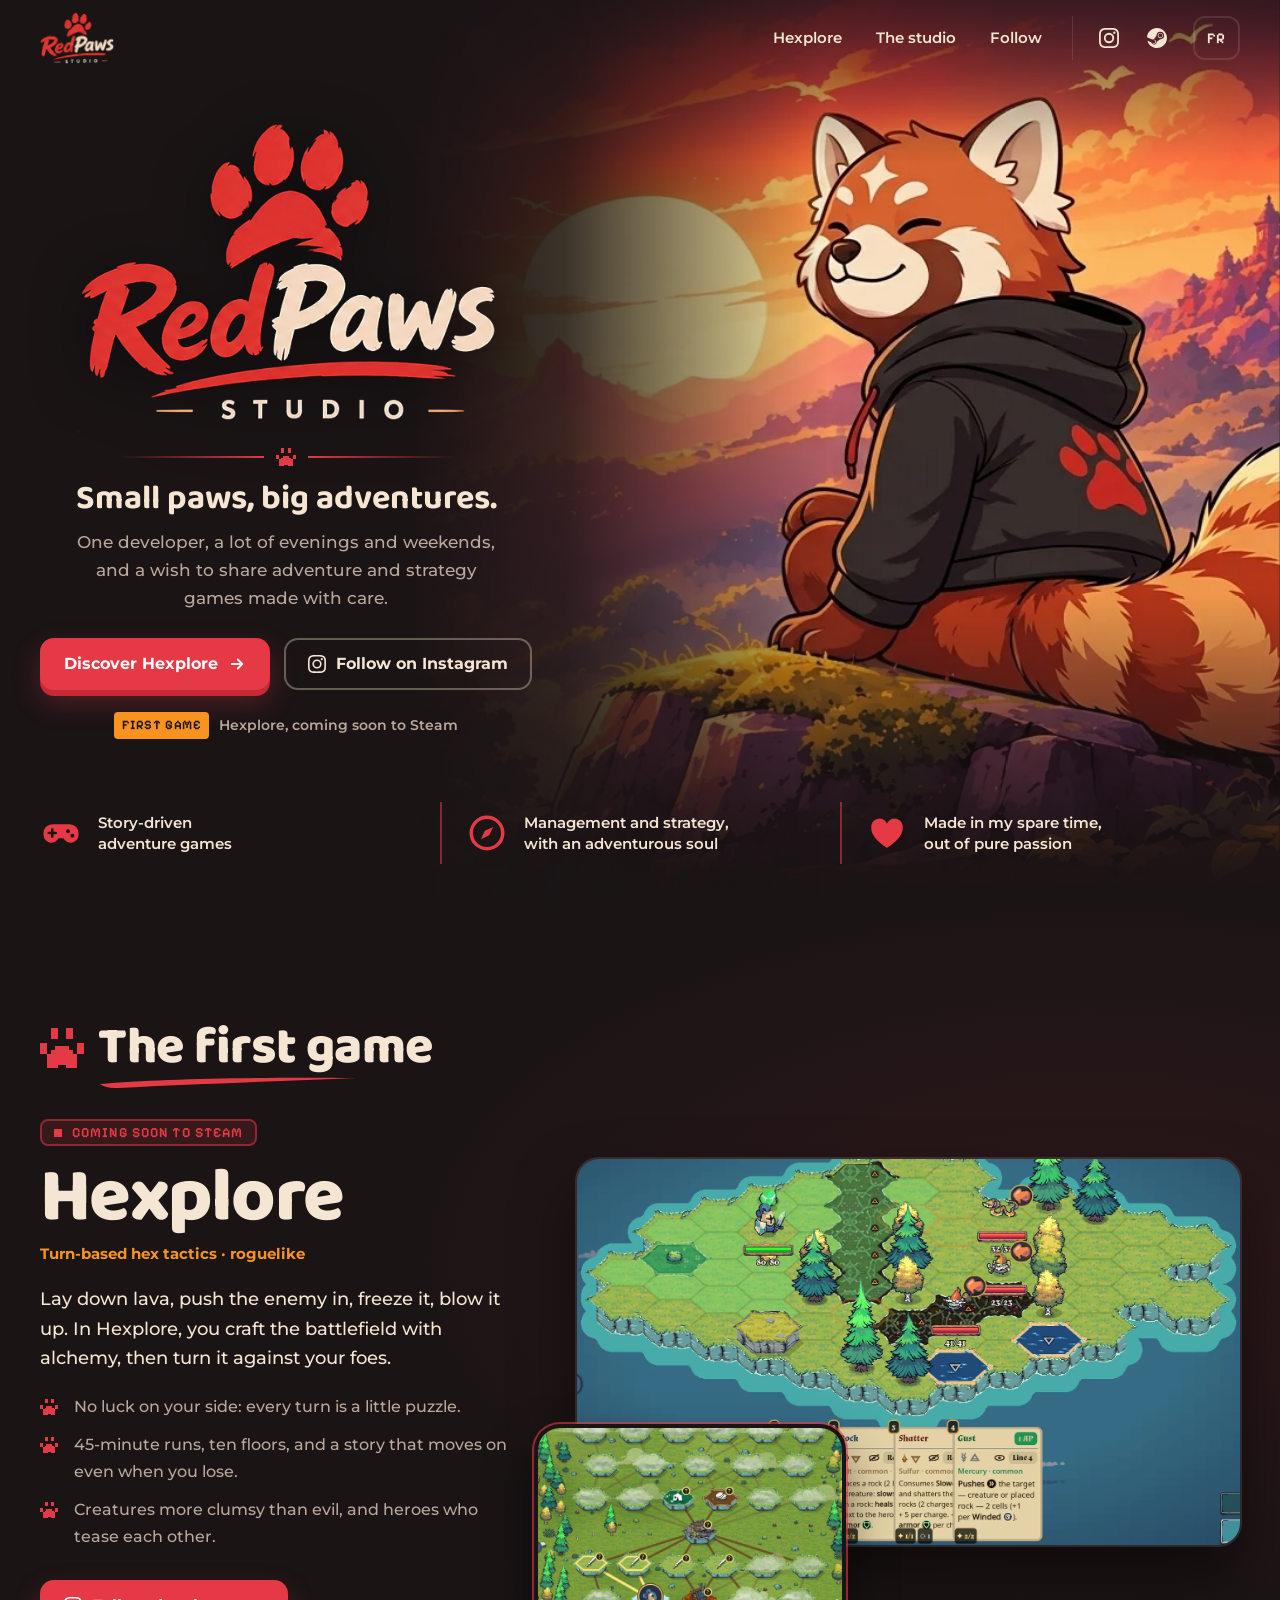
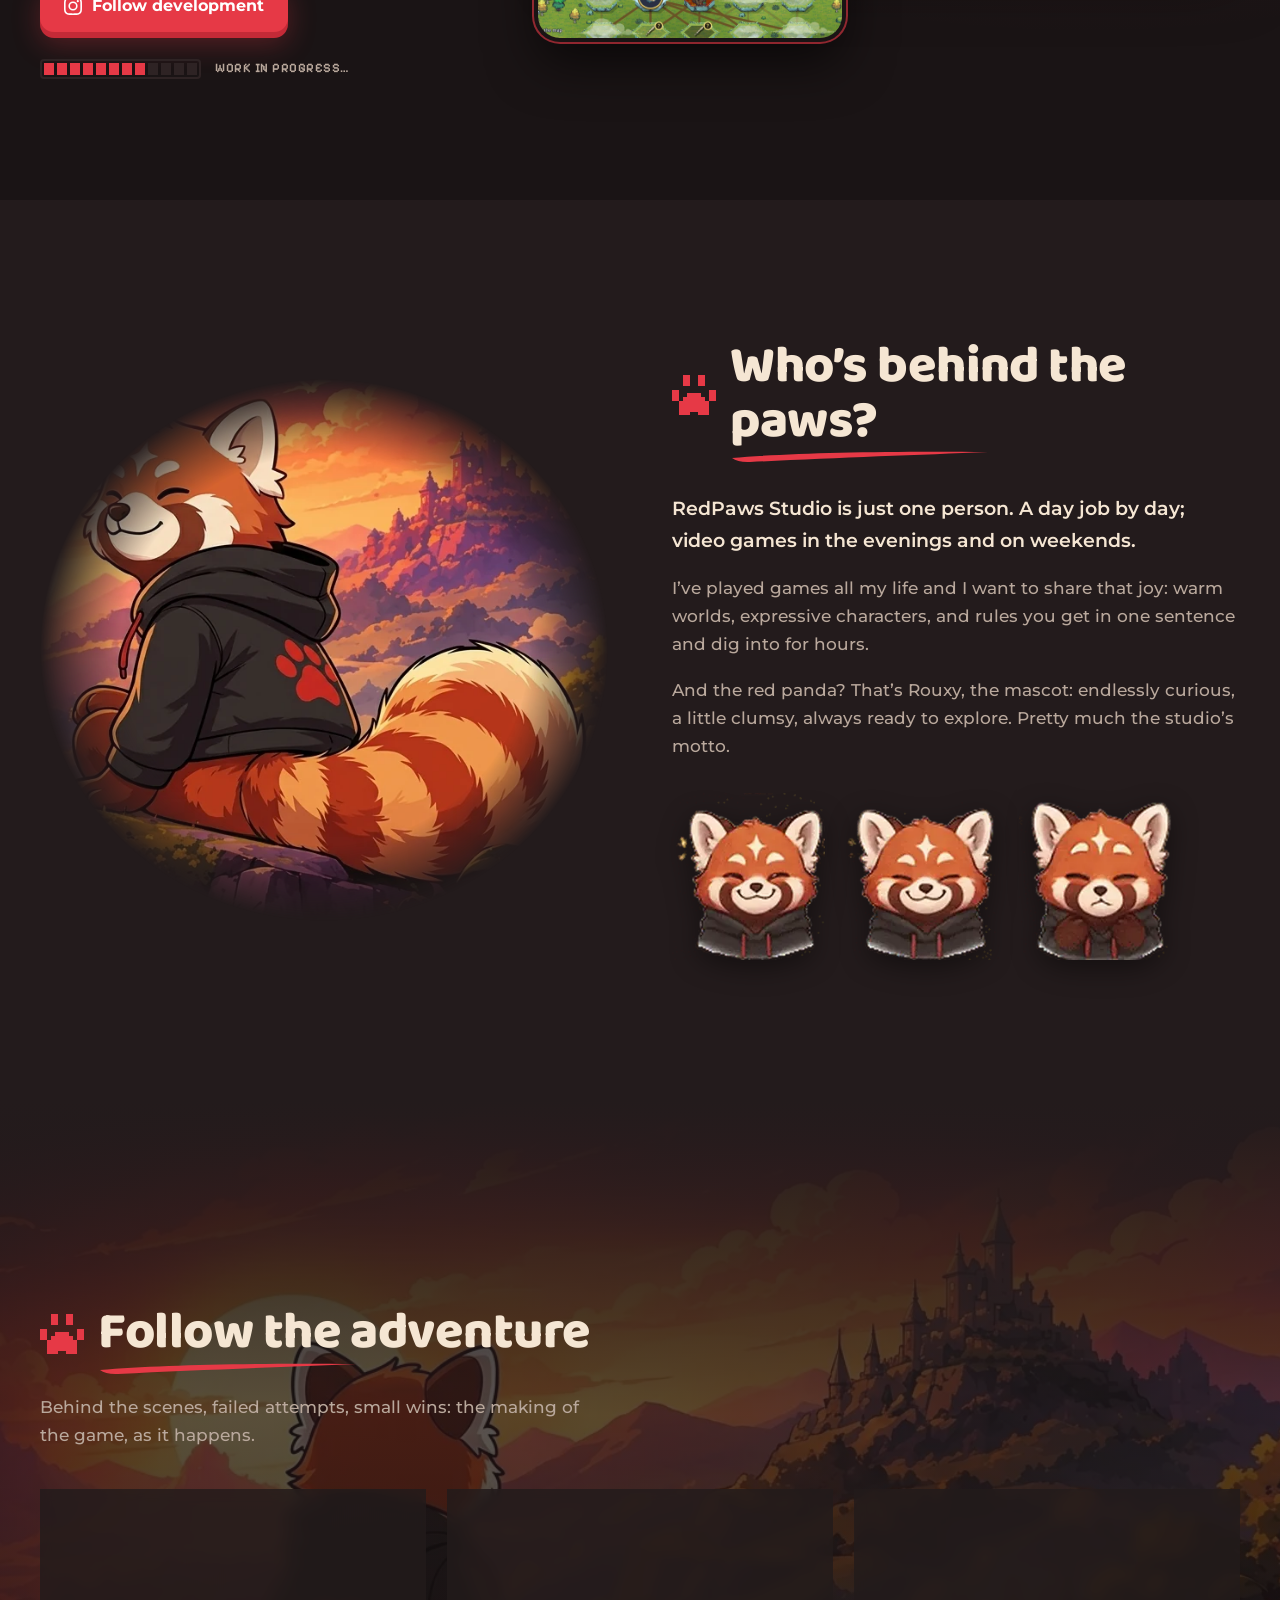
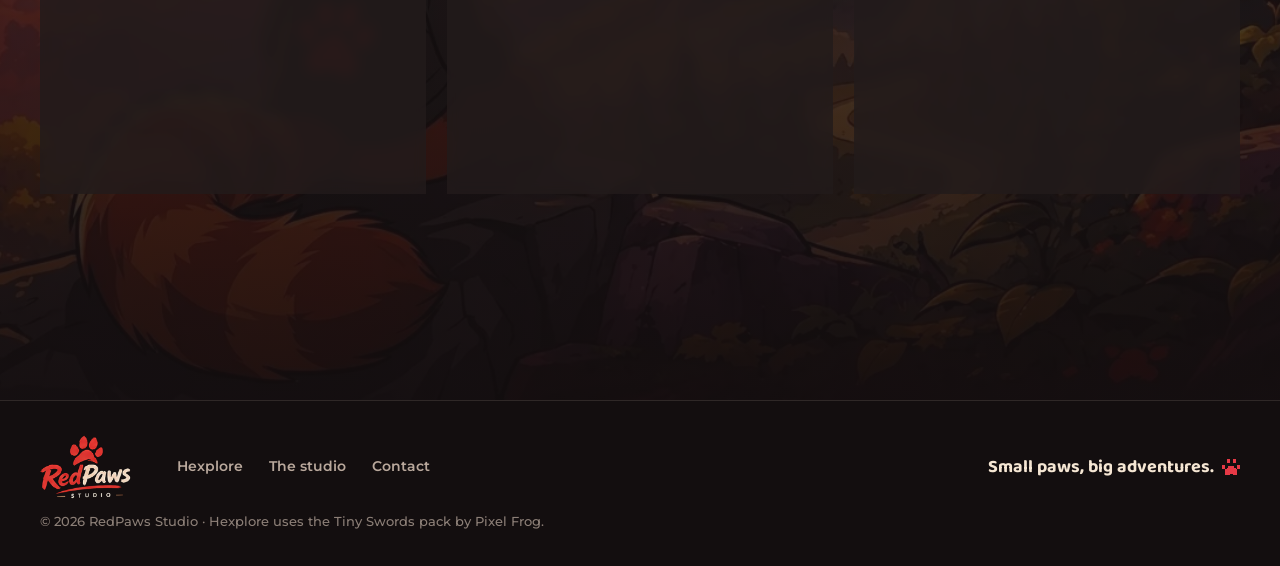
<file: index.html>
<!doctype html>
<html lang="en" data-type="software">
<head>
  <meta charset="utf-8">
  <meta name="viewport" content="width=device-width, initial-scale=1">
  <title>RedPaws Studio · Small paws, big adventures</title>
  <meta name="description" content="RedPaws Studio is a one-person indie studio making adventure, story and strategy games with care. First game: Hexplore, coming soon to Steam.">
  <meta name="page-type" content="software">
  <meta name="site-kind" content="gaming">
  <meta name="theme-color" content="#1a1415">
  <meta name="color-scheme" content="dark">

  <!-- Partage (Discord, Instagram, X…) -->
  <meta property="og:type" content="website">
  <meta property="og:site_name" content="RedPaws Studio">
  <meta property="og:title" content="RedPaws Studio · Small paws, big adventures">
  <meta property="og:description" content="Adventure, story and strategy games made with care. First game: Hexplore, coming soon to Steam.">
  <meta property="og:image" content="https://redpawsstudio.github.io/assets/img/partage.jpg">
  <meta property="og:url" content="https://redpawsstudio.github.io/">
  <meta property="og:locale" content="en_US">
  <meta property="og:locale:alternate" content="fr_FR">
  <meta name="twitter:card" content="summary_large_image">

  <link rel="canonical" href="https://redpawsstudio.github.io/">
  <link rel="alternate" hreflang="en" href="https://redpawsstudio.github.io/">
  <link rel="alternate" hreflang="fr" href="https://redpawsstudio.github.io/fr/">
  <link rel="alternate" hreflang="x-default" href="https://redpawsstudio.github.io/">
  <link rel="icon" type="image/png" href="assets/img/favicon.png">
  <link rel="apple-touch-icon" href="assets/img/apple-touch-icon.png">
  <link rel="preconnect" href="https://fonts.googleapis.com">
  <link rel="preconnect" href="https://fonts.gstatic.com" crossorigin>
  <link href="https://fonts.googleapis.com/css2?family=Baloo+2:wght@600;700;800&family=Montserrat:wght@400;500;600;700&family=Pixelify+Sans:wght@500;600&display=swap" rel="stylesheet">
  <link rel="preload" as="image" href="assets/img/hero-v2.webp">
  <link rel="stylesheet" href="styles.css">
</head>
<body>
  <a class="skip" href="#content">Skip to content</a>

  <!-- Icônes : pattes pixel, réseaux (Simple Icons, CC0) -->
  <svg width="0" height="0" style="position:absolute" aria-hidden="true">
    <symbol id="i-paw" viewBox="0 0 12 11" shape-rendering="crispEdges">
      <rect x="0" y="4" width="2" height="3"/><rect x="3" y="0" width="2" height="3"/><rect x="7" y="0" width="2" height="3"/><rect x="10" y="4" width="2" height="3"/>
      <rect x="4" y="5" width="4" height="1"/><rect x="3" y="6" width="6" height="1"/><rect x="2" y="7" width="8" height="3"/><rect x="2" y="10" width="3" height="1"/><rect x="7" y="10" width="3" height="1"/>
    </symbol>
    <symbol id="i-instagram" viewBox="0 0 24 24"><path d="M12 2.16c3.2 0 3.58.01 4.85.07 1.17.05 1.8.25 2.23.41.56.22.96.48 1.38.9.42.42.68.82.9 1.38.16.42.36 1.06.41 2.23.06 1.27.07 1.65.07 4.85s-.01 3.58-.07 4.85c-.05 1.17-.25 1.8-.41 2.23-.22.56-.48.96-.9 1.38-.42.42-.82.68-1.38.9-.42.16-1.06.36-2.23.41-1.27.06-1.65.07-4.85.07s-3.58-.01-4.85-.07c-1.17-.05-1.8-.25-2.23-.41a3.7 3.7 0 0 1-1.38-.9 3.7 3.7 0 0 1-.9-1.38c-.16-.42-.36-1.06-.41-2.23C2.17 15.58 2.16 15.2 2.16 12s.01-3.58.07-4.85c.05-1.17.25-1.8.41-2.23.22-.56.48-.96.9-1.38.42-.42.82-.68 1.38-.9.42-.16 1.06-.36 2.23-.41C8.42 2.17 8.8 2.16 12 2.16M12 0C8.74 0 8.33.01 7.05.07 5.78.13 4.9.33 4.14.63a5.9 5.9 0 0 0-2.13 1.38A5.9 5.9 0 0 0 .63 4.14C.33 4.9.13 5.78.07 7.05.01 8.33 0 8.74 0 12s.01 3.67.07 4.95c.06 1.27.26 2.15.56 2.91.31.79.72 1.46 1.38 2.13a5.9 5.9 0 0 0 2.13 1.38c.76.3 1.64.5 2.91.56C8.33 23.99 8.74 24 12 24s3.67-.01 4.95-.07c1.27-.06 2.15-.26 2.91-.56a5.9 5.9 0 0 0 2.13-1.38 5.9 5.9 0 0 0 1.38-2.13c.3-.76.5-1.64.56-2.91.06-1.28.07-1.69.07-4.95s-.01-3.67-.07-4.95c-.06-1.27-.26-2.15-.56-2.91a5.9 5.9 0 0 0-1.38-2.13A5.9 5.9 0 0 0 19.86.63C19.1.33 18.22.13 16.95.07 15.67.01 15.26 0 12 0zm0 5.84a6.16 6.16 0 1 0 0 12.32 6.16 6.16 0 0 0 0-12.32zM12 16a4 4 0 1 1 0-8 4 4 0 0 1 0 8zm6.4-11.85a1.44 1.44 0 1 0 0 2.88 1.44 1.44 0 0 0 0-2.88z"/></symbol>
    <symbol id="i-steam" viewBox="0 0 24 24"><path d="M11.98 0C5.67 0 .5 4.86 0 11.04l6.44 2.66a3.4 3.4 0 0 1 1.92-.59h.19l2.87-4.15v-.06a4.54 4.54 0 0 1 4.53-4.53 4.54 4.54 0 0 1 4.53 4.53 4.54 4.54 0 0 1-4.53 4.53h-.1l-4.08 2.92v.16a3.4 3.4 0 0 1-3.4 3.4 3.42 3.42 0 0 1-3.34-2.74L.44 15.23C1.87 20.3 6.5 24 11.98 24c6.63 0 12-5.37 12-12s-5.37-12-12-12zM7.54 18.21l-1.47-.61a2.55 2.55 0 0 0 4.89-1.03 2.55 2.55 0 0 0-3.5-2.37l1.52.63a1.88 1.88 0 0 1-1.44 3.47zm11.41-9.3a3.02 3.02 0 0 0-3.02-3.02 3.02 3.02 0 1 0 3.02 3.02zm-5.28-.01a2.27 2.27 0 1 1 4.54 0 2.27 2.27 0 0 1-4.54 0z"/></symbol>
    <symbol id="i-mail" viewBox="0 0 24 24" fill="none" stroke="currentColor" stroke-width="2" stroke-linecap="round" stroke-linejoin="round"><rect x="2.5" y="4.5" width="19" height="15" rx="2.5"/><path d="m3.5 6.5 8.5 6.5 8.5-6.5"/></symbol>
    <symbol id="i-arrow" viewBox="0 0 24 24" fill="none" stroke="currentColor" stroke-width="2.4" stroke-linecap="round" stroke-linejoin="round"><path d="M5 12h13M13 6l6 6-6 6"/></symbol>
  </svg>

  <header class="top" data-top>
    <div class="wrap top__in">
      <a class="top__brand" href="#home" aria-label="RedPaws Studio, back to top">
        <img src="assets/img/logo-nav.webp" alt="" width="599" height="423">
      </a>
      <button class="top__toggle" type="button" aria-expanded="false" aria-controls="menu" data-toggle>
        <span class="sr">Menu</span><i></i><i></i><i></i>
      </button>
      <nav class="top__nav" id="menu" aria-label="Main navigation">
        <a href="#hexplore">Hexplore</a>
        <a href="#studio">The studio</a>
        <a href="#follow">Follow</a>
        <span class="top__social">
          <a class="icon-link" data-link="instagram" href="#follow" aria-label="RedPaws Studio on Instagram"><svg><use href="#i-instagram"/></svg></a>
          <a class="icon-link" data-link="steam" href="#hexplore" aria-label="Hexplore on Steam"><svg><use href="#i-steam"/></svg></a>
        </span>
        <a class="top__lang" href="fr/" hreflang="fr" lang="fr" aria-label="Version française">FR</a>
      </nav>
    </div>
  </header>

  <main id="content">
    <!-- 1. Accueil -->
    <section class="hero" id="home" data-enter>
      <div class="hero__art" aria-hidden="true">
        <img src="assets/img/hero-v2.webp" alt="" width="1376" height="768" fetchpriority="high">
      </div>
      <div class="wrap hero__in">
        <div class="hero__copy">
          <h1 class="hero__logo"><img src="assets/img/logo.webp" alt="RedPaws Studio" width="1034" height="763"></h1>
          <div class="divider" aria-hidden="true"><span></span><svg><use href="#i-paw"/></svg><span></span></div>
          <p class="hero__tagline">Small paws, big adventures.</p>
          <p class="hero__lead">One developer, a lot of evenings and weekends, and a wish to share adventure and strategy games made with care.</p>
          <div class="hero__actions">
            <a class="btn btn--red" href="#hexplore">Discover Hexplore <svg><use href="#i-arrow"/></svg></a>
            <a class="btn btn--ghost" data-link="instagram" href="#follow"><svg><use href="#i-instagram"/></svg> Follow on Instagram</a>
          </div>
          <p class="hero__fact"><span class="px">First game</span> Hexplore, coming soon to Steam</p>
        </div>
      </div>
      <ul class="wrap pillars" aria-label="What the studio makes">
        <li>
          <svg viewBox="0 0 48 48" aria-hidden="true"><path d="M14 14h20a10 10 0 0 1 10 10v2a9 9 0 0 1-16 5.6l-1.2-1.6h-5.6L20 31.6A9 9 0 0 1 4 26v-2a10 10 0 0 1 10-10z" fill="currentColor"/><path d="M14 20v8M10 24h8" stroke="#1a1415" stroke-width="3" stroke-linecap="round"/><circle cx="32" cy="22" r="2.2" fill="#1a1415"/><circle cx="37" cy="27" r="2.2" fill="#1a1415"/></svg>
          <span>Story-driven <br>adventure games</span>
        </li>
        <li>
          <svg viewBox="0 0 48 48" aria-hidden="true"><circle cx="24" cy="24" r="18" fill="none" stroke="currentColor" stroke-width="4"/><path d="m31 17-4.5 9.5L17 31l4.5-9.5z" fill="currentColor"/></svg>
          <span>Management and strategy, <br>with an adventurous soul</span>
        </li>
        <li>
          <svg viewBox="0 0 48 48" aria-hidden="true"><path d="M24 41S6 30.5 6 18.5A9.5 9.5 0 0 1 24 13a9.5 9.5 0 0 1 18 5.5C42 30.5 24 41 24 41z" fill="currentColor"/></svg>
          <span>Made in my spare time, <br>out of pure passion</span>
        </li>
      </ul>
    </section>

    <!-- 2. Hexplore -->
    <section class="game" id="hexplore">
      <div class="wrap">
        <h2 class="title"><svg aria-hidden="true"><use href="#i-paw"/></svg> The first game</h2>
        <div class="game__grid">
          <div class="game__copy">
            <p class="badge"><span class="badge__dot"></span>Coming soon to Steam</p>
            <h3 class="game__name">Hexplore</h3>
            <p class="game__genre">Turn-based hex tactics · roguelike</p>
            <p class="game__pitch">Lay down lava, push the enemy in, freeze it, blow it up. In Hexplore, you craft the battlefield with alchemy, then turn it against your foes.</p>
            <ul class="paws">
              <li><svg aria-hidden="true"><use href="#i-paw"/></svg>No luck on your side: every turn is a little puzzle.</li>
              <li><svg aria-hidden="true"><use href="#i-paw"/></svg>45-minute runs, ten floors, and a story that moves on even when you lose.</li>
              <li><svg aria-hidden="true"><use href="#i-paw"/></svg>Creatures more clumsy than evil, and heroes who tease each other.</li>
            </ul>
            <div class="game__actions">
              <!-- Bouton Steam, écrit pour le jour où la page Steam existe (logo Steam, « Wishlist on Steam »).
                   Tant que LIENS.steam est vide dans script.js, le script le transforme au chargement :
                   lien vers Instagram, logo Instagram, et le texte de data-soon (« Follow development »). -->
              <a class="btn btn--red" data-link="steam" data-soon="Follow development" href="#follow"><svg><use href="#i-steam"/></svg> <span data-label>Wishlist on Steam</span></a>
            </div>
            <div class="loading" aria-hidden="true">
              <div class="loading__bar"><i></i><i></i><i></i><i></i><i></i><i></i><i></i><i></i><i></i><i></i><i></i><i></i></div>
              <span class="px">Work in progress…</span>
            </div>
          </div>
          <div class="game__media">
            <figure class="shot shot--main">
              <img src="assets/img/hexplore-combat-en.webp" alt="A Hexplore battle: the hero faces creatures on a hexagonal island dotted with trees, water and brambles" width="1600" height="933" loading="lazy">
            </figure>
            <figure class="shot shot--side">
              <img src="assets/img/hexplore-ile-en.webp" alt="A Hexplore island map, explored tile by tile, with fog hiding the places not yet discovered" width="1400" height="963" loading="lazy">
            </figure>
          </div>
        </div>
      </div>
    </section>

    <!-- 3. Le studio -->
    <section class="studio" id="studio">
      <div class="wrap studio__grid">
        <div class="studio__art">
          <img src="assets/img/mascotte-v2.webp" alt="Rouxy, the RedPaws Studio mascot: a red panda in a black hoodie, facing the castle, grinning from ear to ear" width="660" height="630" loading="lazy">
        </div>
        <div class="studio__copy">
          <h2 class="title"><svg aria-hidden="true"><use href="#i-paw"/></svg> Who’s behind the paws?</h2>
          <p>RedPaws Studio is just one person. A day job by day; video games in the evenings and on weekends.</p>
          <p>I’ve played games all my life and I want to share that joy: warm worlds, expressive characters, and rules you get in one sentence and dig into for hours.</p>
          <p>And the red panda? That’s Rouxy, the mascot: endlessly curious, a little clumsy, always ready to explore. Pretty much the studio’s motto.</p>
          <div class="studio__faces">
            <img src="assets/img/rouxy-rire.webp" alt="Rouxy bursts out laughing" width="184" height="200" loading="lazy">
            <img src="assets/img/rouxy-content.webp" alt="Rouxy, all smiles" width="188" height="200" loading="lazy">
            <img src="assets/img/rouxy-surprise.webp" alt="Rouxy, wide-eyed with surprise" width="181" height="200" loading="lazy">
          </div>
        </div>
      </div>
    </section>

    <!-- 4. Suivre et contact -->
    <section class="follow" id="follow">
      <div class="follow__bg" aria-hidden="true"><img src="assets/img/panorama-v2.webp" alt="" width="1376" height="768" loading="lazy"></div>
      <div class="wrap">
        <h2 class="title"><svg aria-hidden="true"><use href="#i-paw"/></svg> Follow the adventure</h2>
        <p class="follow__lead">Behind the scenes, failed attempts, small wins: the making of the game, as it happens.</p>
        <div class="cards">
          <a class="card" data-link="instagram" href="#follow">
            <span class="card__icon"><svg><use href="#i-instagram"/></svg></span>
            <span class="card__kicker px">Instagram</span>
            <span class="card__title" data-text="instagram-handle">@redpawsstudio</span>
            <span class="card__text">Combo videos, sketches and the week’s progress.</span>
            <span class="card__go">See the account <svg><use href="#i-arrow"/></svg></span>
          </a>
          <a class="card" data-link="steam" data-soon-card href="#hexplore">
            <span class="card__icon"><svg><use href="#i-steam"/></svg></span>
            <span class="card__kicker px">Steam</span>
            <span class="card__title">Hexplore</span>
            <span class="card__text">Add it to your wishlist: Steam will let you know on launch day.</span>
            <span class="card__go"><span data-soon-label data-soon="Page coming soon: follow on Instagram">Open the Steam page</span> <svg><use href="#i-arrow"/></svg></span>
          </a>
          <a class="card" data-link="email" href="#follow">
            <span class="card__icon"><svg><use href="#i-mail"/></svg></span>
            <span class="card__kicker px">Contact</span>
            <span class="card__title" data-text="email">Write to the studio</span>
            <span class="card__text">A question, playtest feedback, an idea: I read everything and reply, sometimes a little late.</span>
            <span class="card__go">Send a message <svg><use href="#i-arrow"/></svg></span>
          </a>
        </div>
      </div>
    </section>
  </main>

  <footer class="foot">
    <div class="wrap foot__in">
      <a class="foot__brand" href="#home" aria-label="RedPaws Studio, back to top"><img src="assets/img/logo-nav.webp" alt="" width="599" height="423" loading="lazy"></a>
      <nav class="foot__nav" aria-label="Footer">
        <a href="#hexplore">Hexplore</a><a href="#studio">The studio</a><a href="#follow">Contact</a>
      </nav>
      <p class="foot__motto">Small paws, big adventures. <svg aria-hidden="true"><use href="#i-paw"/></svg></p>
      <p class="foot__legal">© <span data-year>2026</span> RedPaws Studio · Hexplore uses the Tiny Swords pack by Pixel Frog.</p>
    </div>
  </footer>

  <script src="script.js"></script>
</body>
</html>
</file>
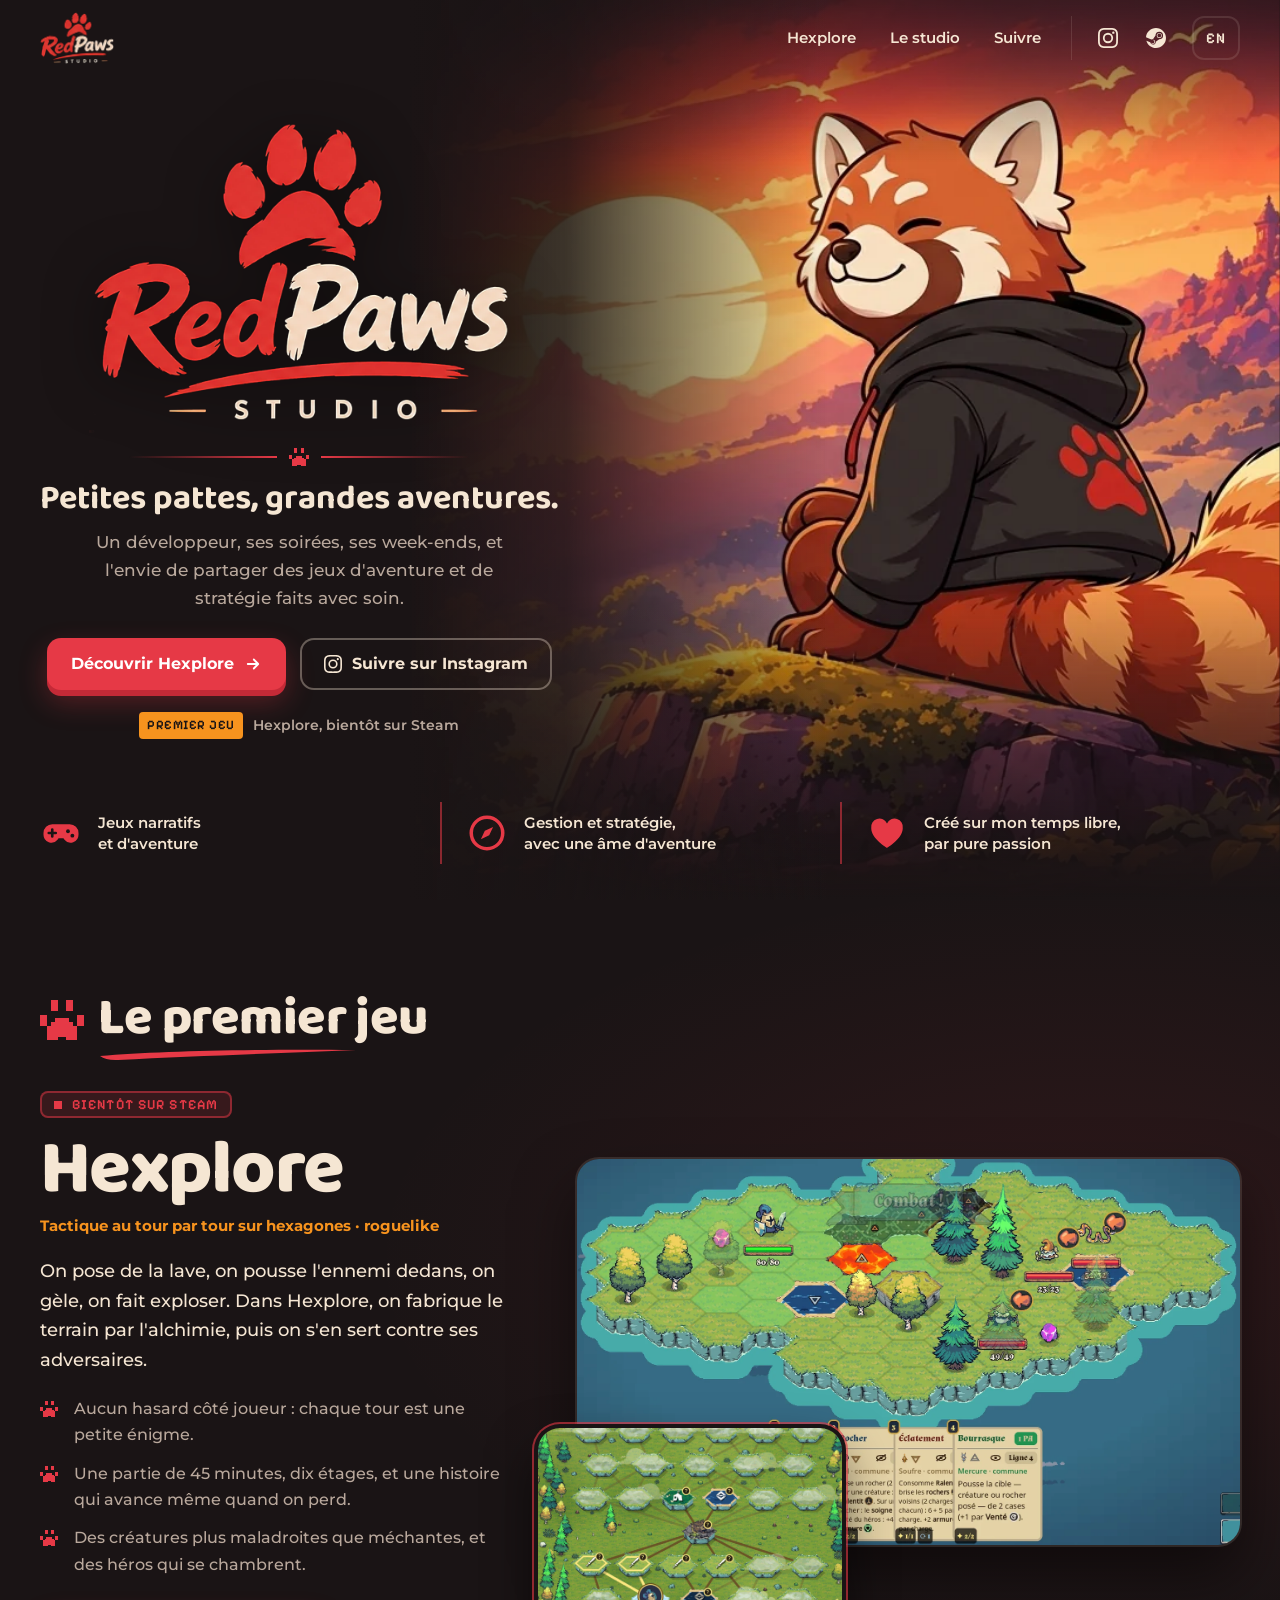
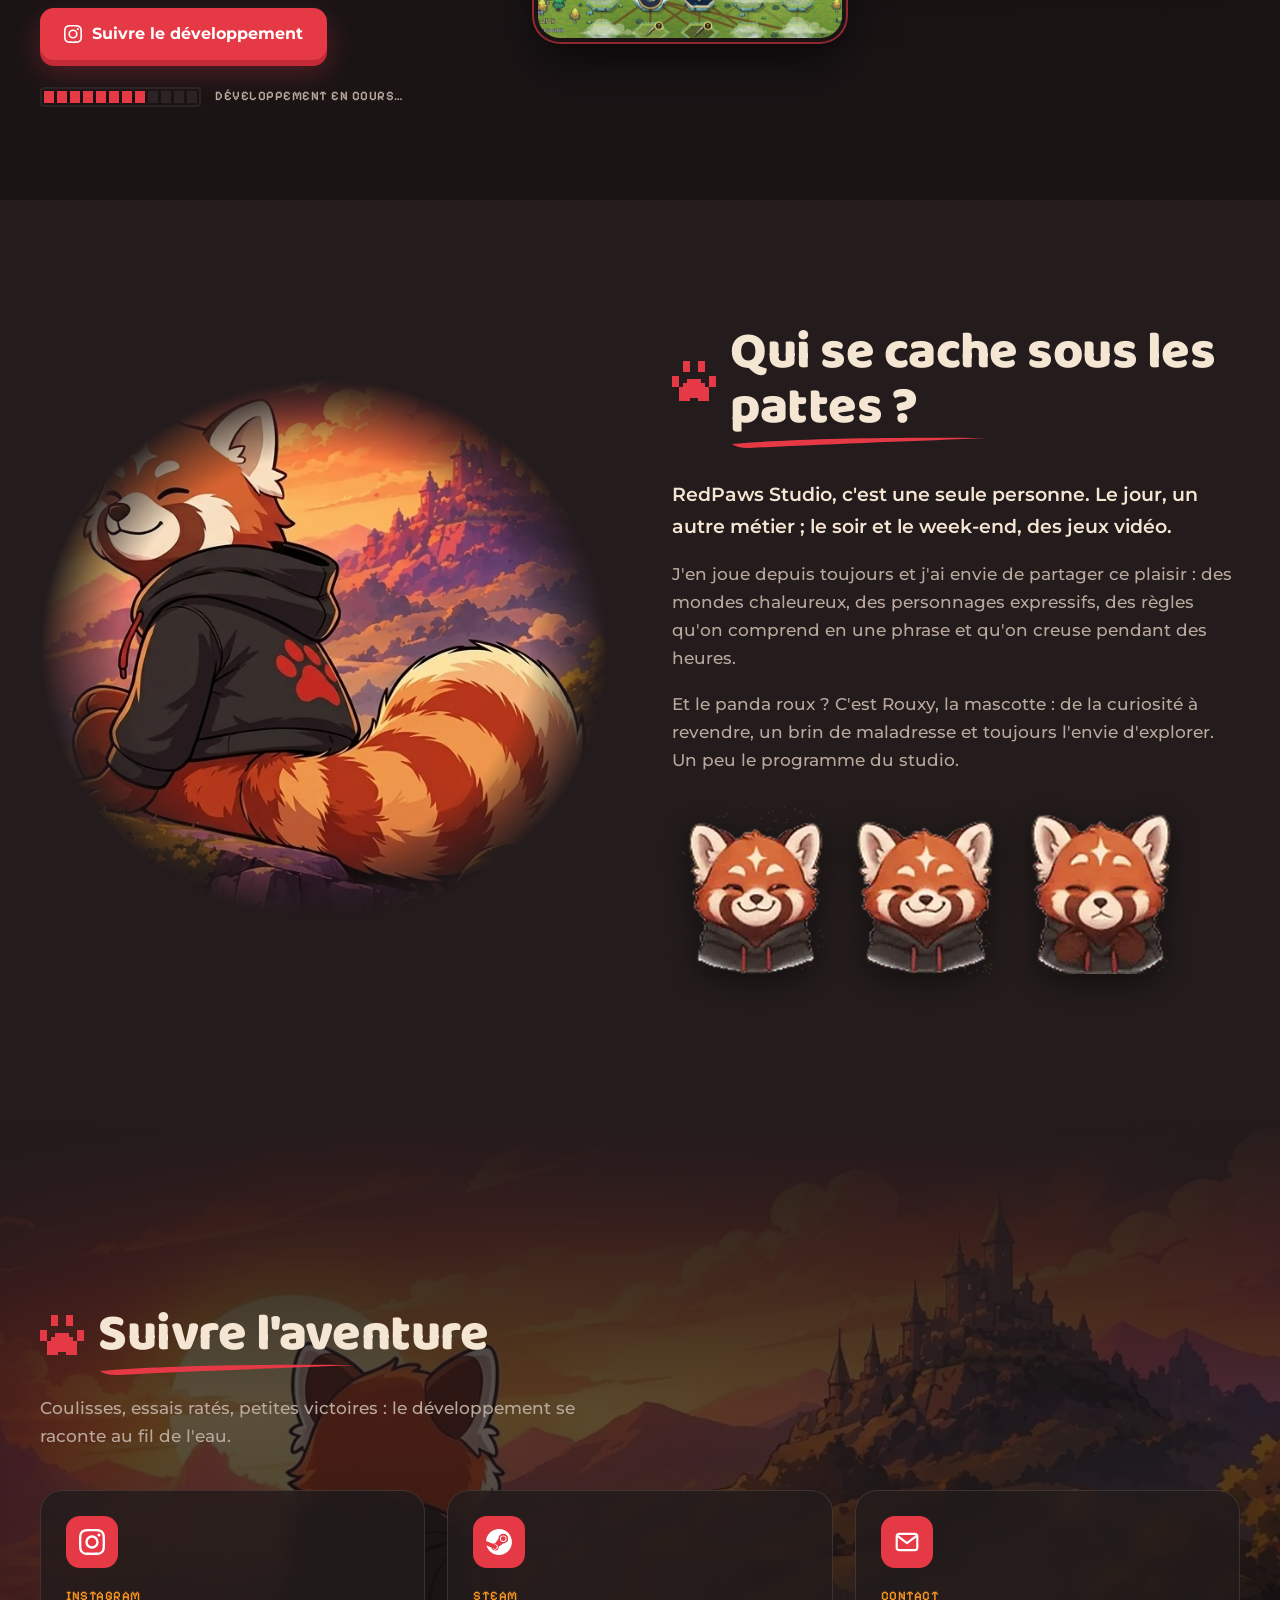
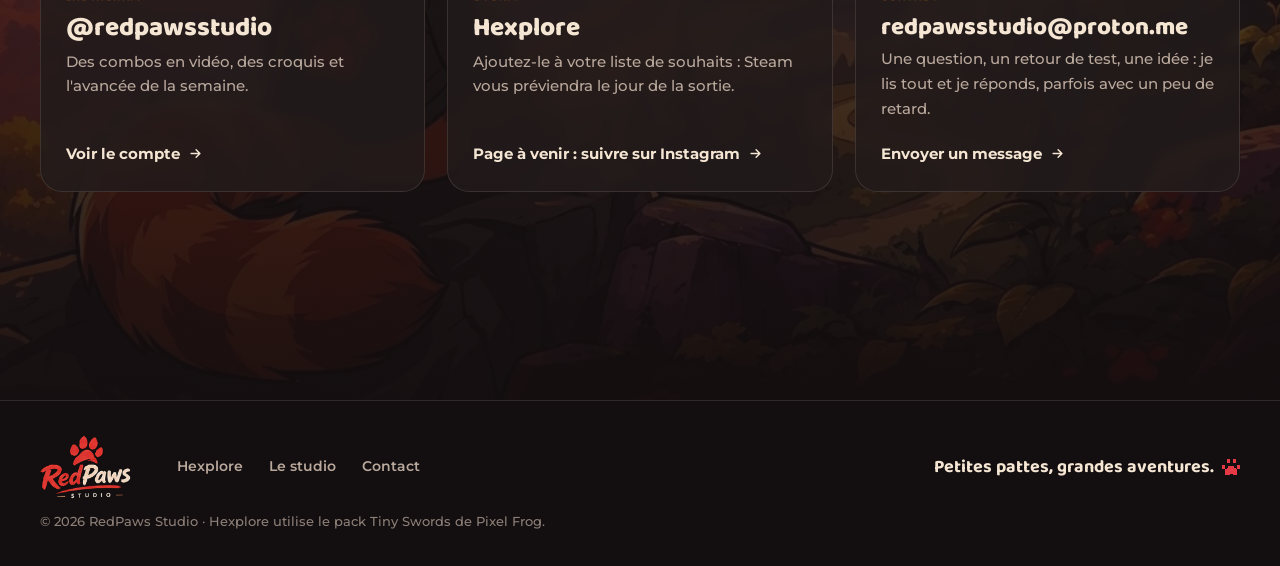
<file: fr/index.html>
<!doctype html>
<html lang="fr" data-type="software">
<head>
  <meta charset="utf-8">
  <meta name="viewport" content="width=device-width, initial-scale=1">
  <title>RedPaws Studio · Petites pattes, grandes aventures</title>
  <meta name="description" content="RedPaws Studio, studio indépendant d'une seule personne : des jeux d'aventure, de récit et de stratégie faits avec soin. Premier jeu : Hexplore, bientôt sur Steam.">
  <meta name="page-type" content="software">
  <meta name="site-kind" content="gaming">
  <meta name="theme-color" content="#1a1415">
  <meta name="color-scheme" content="dark">

  <!-- Partage (Discord, Instagram, X…) -->
  <meta property="og:type" content="website">
  <meta property="og:site_name" content="RedPaws Studio">
  <meta property="og:title" content="RedPaws Studio · Petites pattes, grandes aventures">
  <meta property="og:description" content="Des jeux d'aventure, de récit et de stratégie faits avec soin. Premier jeu : Hexplore, bientôt sur Steam.">
  <meta property="og:image" content="https://redpawsstudio.github.io/assets/img/partage.jpg">
  <meta property="og:url" content="https://redpawsstudio.github.io/fr/">
  <meta property="og:locale" content="fr_FR">
  <meta property="og:locale:alternate" content="en_US">
  <meta name="twitter:card" content="summary_large_image">

  <link rel="canonical" href="https://redpawsstudio.github.io/fr/">
  <link rel="alternate" hreflang="en" href="https://redpawsstudio.github.io/">
  <link rel="alternate" hreflang="fr" href="https://redpawsstudio.github.io/fr/">
  <link rel="alternate" hreflang="x-default" href="https://redpawsstudio.github.io/">
  <link rel="icon" type="image/png" href="../assets/img/favicon.png">
  <link rel="apple-touch-icon" href="../assets/img/apple-touch-icon.png">
  <link rel="preconnect" href="https://fonts.googleapis.com">
  <link rel="preconnect" href="https://fonts.gstatic.com" crossorigin>
  <link href="https://fonts.googleapis.com/css2?family=Baloo+2:wght@600;700;800&family=Montserrat:wght@400;500;600;700&family=Pixelify+Sans:wght@500;600&display=swap" rel="stylesheet">
  <link rel="preload" as="image" href="../assets/img/hero-v2.webp">
  <link rel="stylesheet" href="../styles.css">
</head>
<body>
  <a class="skip" href="#content">Aller au contenu</a>

  <!-- Icônes : pattes pixel, réseaux (Simple Icons, CC0) -->
  <svg width="0" height="0" style="position:absolute" aria-hidden="true">
    <symbol id="i-paw" viewBox="0 0 12 11" shape-rendering="crispEdges">
      <rect x="0" y="4" width="2" height="3"/><rect x="3" y="0" width="2" height="3"/><rect x="7" y="0" width="2" height="3"/><rect x="10" y="4" width="2" height="3"/>
      <rect x="4" y="5" width="4" height="1"/><rect x="3" y="6" width="6" height="1"/><rect x="2" y="7" width="8" height="3"/><rect x="2" y="10" width="3" height="1"/><rect x="7" y="10" width="3" height="1"/>
    </symbol>
    <symbol id="i-instagram" viewBox="0 0 24 24"><path d="M12 2.16c3.2 0 3.58.01 4.85.07 1.17.05 1.8.25 2.23.41.56.22.96.48 1.38.9.42.42.68.82.9 1.38.16.42.36 1.06.41 2.23.06 1.27.07 1.65.07 4.85s-.01 3.58-.07 4.85c-.05 1.17-.25 1.8-.41 2.23-.22.56-.48.96-.9 1.38-.42.42-.82.68-1.38.9-.42.16-1.06.36-2.23.41-1.27.06-1.65.07-4.85.07s-3.58-.01-4.85-.07c-1.17-.05-1.8-.25-2.23-.41a3.7 3.7 0 0 1-1.38-.9 3.7 3.7 0 0 1-.9-1.38c-.16-.42-.36-1.06-.41-2.23C2.17 15.58 2.16 15.2 2.16 12s.01-3.58.07-4.85c.05-1.17.25-1.8.41-2.23.22-.56.48-.96.9-1.38.42-.42.82-.68 1.38-.9.42-.16 1.06-.36 2.23-.41C8.42 2.17 8.8 2.16 12 2.16M12 0C8.74 0 8.33.01 7.05.07 5.78.13 4.9.33 4.14.63a5.9 5.9 0 0 0-2.13 1.38A5.9 5.9 0 0 0 .63 4.14C.33 4.9.13 5.78.07 7.05.01 8.33 0 8.74 0 12s.01 3.67.07 4.95c.06 1.27.26 2.15.56 2.91.31.79.72 1.46 1.38 2.13a5.9 5.9 0 0 0 2.13 1.38c.76.3 1.64.5 2.91.56C8.33 23.99 8.74 24 12 24s3.67-.01 4.95-.07c1.27-.06 2.15-.26 2.91-.56a5.9 5.9 0 0 0 2.13-1.38 5.9 5.9 0 0 0 1.38-2.13c.3-.76.5-1.64.56-2.91.06-1.28.07-1.69.07-4.95s-.01-3.67-.07-4.95c-.06-1.27-.26-2.15-.56-2.91a5.9 5.9 0 0 0-1.38-2.13A5.9 5.9 0 0 0 19.86.63C19.1.33 18.22.13 16.95.07 15.67.01 15.26 0 12 0zm0 5.84a6.16 6.16 0 1 0 0 12.32 6.16 6.16 0 0 0 0-12.32zM12 16a4 4 0 1 1 0-8 4 4 0 0 1 0 8zm6.4-11.85a1.44 1.44 0 1 0 0 2.88 1.44 1.44 0 0 0 0-2.88z"/></symbol>
    <symbol id="i-steam" viewBox="0 0 24 24"><path d="M11.98 0C5.67 0 .5 4.86 0 11.04l6.44 2.66a3.4 3.4 0 0 1 1.92-.59h.19l2.87-4.15v-.06a4.54 4.54 0 0 1 4.53-4.53 4.54 4.54 0 0 1 4.53 4.53 4.54 4.54 0 0 1-4.53 4.53h-.1l-4.08 2.92v.16a3.4 3.4 0 0 1-3.4 3.4 3.42 3.42 0 0 1-3.34-2.74L.44 15.23C1.87 20.3 6.5 24 11.98 24c6.63 0 12-5.37 12-12s-5.37-12-12-12zM7.54 18.21l-1.47-.61a2.55 2.55 0 0 0 4.89-1.03 2.55 2.55 0 0 0-3.5-2.37l1.52.63a1.88 1.88 0 0 1-1.44 3.47zm11.41-9.3a3.02 3.02 0 0 0-3.02-3.02 3.02 3.02 0 1 0 3.02 3.02zm-5.28-.01a2.27 2.27 0 1 1 4.54 0 2.27 2.27 0 0 1-4.54 0z"/></symbol>
    <symbol id="i-mail" viewBox="0 0 24 24" fill="none" stroke="currentColor" stroke-width="2" stroke-linecap="round" stroke-linejoin="round"><rect x="2.5" y="4.5" width="19" height="15" rx="2.5"/><path d="m3.5 6.5 8.5 6.5 8.5-6.5"/></symbol>
    <symbol id="i-arrow" viewBox="0 0 24 24" fill="none" stroke="currentColor" stroke-width="2.4" stroke-linecap="round" stroke-linejoin="round"><path d="M5 12h13M13 6l6 6-6 6"/></symbol>
  </svg>

  <header class="top" data-top>
    <div class="wrap top__in">
      <a class="top__brand" href="#home" aria-label="RedPaws Studio, retour en haut">
        <img src="../assets/img/logo-nav.webp" alt="" width="599" height="423">
      </a>
      <button class="top__toggle" type="button" aria-expanded="false" aria-controls="menu" data-toggle>
        <span class="sr">Menu</span><i></i><i></i><i></i>
      </button>
      <nav class="top__nav" id="menu" aria-label="Navigation principale">
        <a href="#hexplore">Hexplore</a>
        <a href="#studio">Le studio</a>
        <a href="#follow">Suivre</a>
        <span class="top__social">
          <a class="icon-link" data-link="instagram" href="#follow" aria-label="Instagram de RedPaws Studio"><svg><use href="#i-instagram"/></svg></a>
          <a class="icon-link" data-link="steam" href="#hexplore" aria-label="Hexplore sur Steam"><svg><use href="#i-steam"/></svg></a>
        </span>
        <a class="top__lang" href="../" hreflang="en" lang="en" aria-label="English version">EN</a>
      </nav>
    </div>
  </header>

  <main id="content">
    <!-- 1. Accueil -->
    <section class="hero" id="home" data-enter>
      <div class="hero__art" aria-hidden="true">
        <img src="../assets/img/hero-v2.webp" alt="" width="1376" height="768" fetchpriority="high">
      </div>
      <div class="wrap hero__in">
        <div class="hero__copy">
          <h1 class="hero__logo"><img src="../assets/img/logo.webp" alt="RedPaws Studio" width="1034" height="763"></h1>
          <div class="divider" aria-hidden="true"><span></span><svg><use href="#i-paw"/></svg><span></span></div>
          <p class="hero__tagline">Petites pattes, grandes aventures.</p>
          <p class="hero__lead">Un développeur, ses soirées, ses week-ends, et l'envie de partager des jeux d'aventure et de stratégie faits avec soin.</p>
          <div class="hero__actions">
            <a class="btn btn--red" href="#hexplore">Découvrir Hexplore <svg><use href="#i-arrow"/></svg></a>
            <a class="btn btn--ghost" data-link="instagram" href="#follow"><svg><use href="#i-instagram"/></svg> Suivre sur Instagram</a>
          </div>
          <p class="hero__fact"><span class="px">Premier jeu</span> Hexplore, bientôt sur Steam</p>
        </div>
      </div>
      <ul class="wrap pillars" aria-label="Ce que fait le studio">
        <li>
          <svg viewBox="0 0 48 48" aria-hidden="true"><path d="M14 14h20a10 10 0 0 1 10 10v2a9 9 0 0 1-16 5.6l-1.2-1.6h-5.6L20 31.6A9 9 0 0 1 4 26v-2a10 10 0 0 1 10-10z" fill="currentColor"/><path d="M14 20v8M10 24h8" stroke="#1a1415" stroke-width="3" stroke-linecap="round"/><circle cx="32" cy="22" r="2.2" fill="#1a1415"/><circle cx="37" cy="27" r="2.2" fill="#1a1415"/></svg>
          <span>Jeux narratifs <br>et d'aventure</span>
        </li>
        <li>
          <svg viewBox="0 0 48 48" aria-hidden="true"><circle cx="24" cy="24" r="18" fill="none" stroke="currentColor" stroke-width="4"/><path d="m31 17-4.5 9.5L17 31l4.5-9.5z" fill="currentColor"/></svg>
          <span>Gestion et stratégie, <br>avec une âme d'aventure</span>
        </li>
        <li>
          <svg viewBox="0 0 48 48" aria-hidden="true"><path d="M24 41S6 30.5 6 18.5A9.5 9.5 0 0 1 24 13a9.5 9.5 0 0 1 18 5.5C42 30.5 24 41 24 41z" fill="currentColor"/></svg>
          <span>Créé sur mon temps libre, <br>par pure passion</span>
        </li>
      </ul>
    </section>

    <!-- 2. Hexplore -->
    <section class="game" id="hexplore">
      <div class="wrap">
        <h2 class="title"><svg aria-hidden="true"><use href="#i-paw"/></svg> Le premier jeu</h2>
        <div class="game__grid">
          <div class="game__copy">
            <p class="badge"><span class="badge__dot"></span>Bientôt sur Steam</p>
            <h3 class="game__name">Hexplore</h3>
            <p class="game__genre">Tactique au tour par tour sur hexagones · roguelike</p>
            <p class="game__pitch">On pose de la lave, on pousse l'ennemi dedans, on gèle, on fait exploser. Dans Hexplore, on fabrique le terrain par l'alchimie, puis on s'en sert contre ses adversaires.</p>
            <ul class="paws">
              <li><svg aria-hidden="true"><use href="#i-paw"/></svg>Aucun hasard côté joueur : chaque tour est une petite énigme.</li>
              <li><svg aria-hidden="true"><use href="#i-paw"/></svg>Une partie de 45 minutes, dix étages, et une histoire qui avance même quand on perd.</li>
              <li><svg aria-hidden="true"><use href="#i-paw"/></svg>Des créatures plus maladroites que méchantes, et des héros qui se chambrent.</li>
            </ul>
            <div class="game__actions">
              <!-- Bouton Steam, écrit pour le jour où la page Steam existe (logo Steam, « liste de souhaits »).
                   Tant que LIENS.steam est vide dans script.js, le script le transforme au chargement :
                   lien vers Instagram, logo Instagram, et le texte de data-soon (« Suivre le développement »). -->
              <a class="btn btn--red" data-link="steam" data-soon="Suivre le développement" href="#follow"><svg><use href="#i-steam"/></svg> <span data-label>Ajouter à ma liste de souhaits</span></a>
            </div>
            <div class="loading" aria-hidden="true">
              <div class="loading__bar"><i></i><i></i><i></i><i></i><i></i><i></i><i></i><i></i><i></i><i></i><i></i><i></i></div>
              <span class="px">Développement en cours…</span>
            </div>
          </div>
          <div class="game__media">
            <figure class="shot shot--main">
              <img src="../assets/img/hexplore-combat.webp" alt="Un combat d'Hexplore : le héros face à des créatures sur une île d'hexagones, avec de la lave et de l'eau posées sur le terrain" width="1600" height="933" loading="lazy">
            </figure>
            <figure class="shot shot--side">
              <img src="../assets/img/hexplore-ile.webp" alt="La carte d'une île d'Hexplore, explorée case par case, la brume recouvrant les lieux encore inconnus" width="1400" height="963" loading="lazy">
            </figure>
          </div>
        </div>
      </div>
    </section>

    <!-- 3. Le studio -->
    <section class="studio" id="studio">
      <div class="wrap studio__grid">
        <div class="studio__art">
          <img src="../assets/img/mascotte-v2.webp" alt="Rouxy, la mascotte de RedPaws Studio : un panda roux en sweat à capuche noir, face au château, le sourire jusqu'aux oreilles" width="660" height="630" loading="lazy">
        </div>
        <div class="studio__copy">
          <h2 class="title"><svg aria-hidden="true"><use href="#i-paw"/></svg> Qui se cache sous les pattes ?</h2>
          <p>RedPaws Studio, c'est une seule personne. Le jour, un autre métier ; le soir et le week-end, des jeux vidéo.</p>
          <p>J'en joue depuis toujours et j'ai envie de partager ce plaisir : des mondes chaleureux, des personnages expressifs, des règles qu'on comprend en une phrase et qu'on creuse pendant des heures.</p>
          <p>Et le panda roux ? C'est Rouxy, la mascotte : de la curiosité à revendre, un brin de maladresse et toujours l'envie d'explorer. Un peu le programme du studio.</p>
          <div class="studio__faces">
            <img src="../assets/img/rouxy-rire.webp" alt="Rouxy éclate de rire" width="184" height="200" loading="lazy">
            <img src="../assets/img/rouxy-content.webp" alt="Rouxy, tout sourire" width="188" height="200" loading="lazy">
            <img src="../assets/img/rouxy-surprise.webp" alt="Rouxy, les yeux ronds de surprise" width="181" height="200" loading="lazy">
          </div>
        </div>
      </div>
    </section>

    <!-- 4. Suivre et contact -->
    <section class="follow" id="follow">
      <div class="follow__bg" aria-hidden="true"><img src="../assets/img/panorama-v2.webp" alt="" width="1376" height="768" loading="lazy"></div>
      <div class="wrap">
        <h2 class="title"><svg aria-hidden="true"><use href="#i-paw"/></svg> Suivre l'aventure</h2>
        <p class="follow__lead">Coulisses, essais ratés, petites victoires : le développement se raconte au fil de l'eau.</p>
        <div class="cards">
          <a class="card" data-link="instagram" href="#follow">
            <span class="card__icon"><svg><use href="#i-instagram"/></svg></span>
            <span class="card__kicker px">Instagram</span>
            <span class="card__title" data-text="instagram-handle">@redpawsstudio</span>
            <span class="card__text">Des combos en vidéo, des croquis et l'avancée de la semaine.</span>
            <span class="card__go">Voir le compte <svg><use href="#i-arrow"/></svg></span>
          </a>
          <a class="card" data-link="steam" data-soon-card href="#hexplore">
            <span class="card__icon"><svg><use href="#i-steam"/></svg></span>
            <span class="card__kicker px">Steam</span>
            <span class="card__title">Hexplore</span>
            <span class="card__text">Ajoutez-le à votre liste de souhaits : Steam vous préviendra le jour de la sortie.</span>
            <span class="card__go"><span data-soon-label data-soon="Page à venir : suivre sur Instagram">Ouvrir la page Steam</span> <svg><use href="#i-arrow"/></svg></span>
          </a>
          <a class="card" data-link="email" href="#follow">
            <span class="card__icon"><svg><use href="#i-mail"/></svg></span>
            <span class="card__kicker px">Contact</span>
            <span class="card__title" data-text="email">Écrire au studio</span>
            <span class="card__text">Une question, un retour de test, une idée : je lis tout et je réponds, parfois avec un peu de retard.</span>
            <span class="card__go">Envoyer un message <svg><use href="#i-arrow"/></svg></span>
          </a>
        </div>
      </div>
    </section>
  </main>

  <footer class="foot">
    <div class="wrap foot__in">
      <a class="foot__brand" href="#home" aria-label="RedPaws Studio, retour en haut"><img src="../assets/img/logo-nav.webp" alt="" width="599" height="423" loading="lazy"></a>
      <nav class="foot__nav" aria-label="Pied de page">
        <a href="#hexplore">Hexplore</a><a href="#studio">Le studio</a><a href="#follow">Contact</a>
      </nav>
      <p class="foot__motto">Petites pattes, grandes aventures. <svg aria-hidden="true"><use href="#i-paw"/></svg></p>
      <p class="foot__legal">© <span data-year>2026</span> RedPaws Studio · Hexplore utilise le pack Tiny Swords de Pixel Frog.</p>
    </div>
  </footer>

  <script src="../script.js"></script>
</body>
</html>
</file>
<file: styles.css>
/* RedPaws Studio : charte de Concept.png (palette, Baloo 2 + Montserrat), une touche de pixel art (Pixelify Sans). */
:root {
  --red: #e63946;
  --red-deep: #c42a37;
  --orange: #f7931e;
  --cream: #f5e6d3;
  --ink: #1a1415;          /* le noir chaud des illustrations */
  --ink-2: #231b1c;
  --ink-3: #2e2324;
  --muted: #b9a89c;        /* texte secondaire lisible sur fond sombre */
  --grey: #6b6b6b;
  --line: rgba(245, 230, 211, .12);
  --radius: 14px;
  --radius-lg: 22px;
  --wrap: 1200px;
  --gutter: clamp(16px, 4vw, 40px);
  --head: 76px;
  --f-title: "Baloo 2", "Trebuchet MS", system-ui, sans-serif;
  --f-text: "Montserrat", system-ui, -apple-system, "Segoe UI", sans-serif;
  --f-pixel: "Pixelify Sans", "Courier New", monospace;
  color-scheme: dark;
}

*, *::before, *::after { box-sizing: border-box; }
html { scroll-behavior: smooth; scroll-padding-top: var(--head); -webkit-text-size-adjust: 100%; }
body {
  margin: 0;
  background: var(--ink);
  color: var(--cream);
  font: 500 17px/1.65 var(--f-text);
  -webkit-font-smoothing: antialiased;
  overflow-x: hidden;
}
img { display: block; max-width: 100%; height: auto; }
a { color: inherit; }
svg { width: 1em; height: 1em; fill: currentColor; flex: none; }
h1, h2, h3, p, ul, figure { margin: 0; }
.sr { position: absolute; width: 1px; height: 1px; overflow: hidden; clip: rect(0 0 0 0); white-space: nowrap; }
.px { font-family: var(--f-pixel); font-weight: 600; letter-spacing: .04em; text-transform: uppercase; }
.wrap { width: 100%; max-width: calc(var(--wrap) + 2 * var(--gutter)); margin-inline: auto; padding-inline: var(--gutter); }

.skip {
  position: fixed; left: 16px; top: -60px; z-index: 100;
  background: var(--cream); color: var(--ink); padding: 10px 16px; border-radius: 10px;
  font-weight: 700; text-decoration: none; transition: top .2s;
}
.skip:focus { top: 12px; }
:focus-visible { outline: 3px solid var(--orange); outline-offset: 3px; border-radius: 6px; }

/* ---------- En-tête ---------- */
.top {
  position: fixed; inset: 0 0 auto; z-index: 50; height: var(--head);
  transition: background .3s, box-shadow .3s;
}
.top.is-scrolled { background: rgba(26, 20, 21, .9); backdrop-filter: blur(10px); box-shadow: 0 1px 0 var(--line); }
.top__in { height: 100%; display: flex; align-items: center; justify-content: space-between; gap: 24px; }
.top__brand img { height: 52px; width: auto; transition: transform .25s; }
.top__brand:hover img { transform: rotate(-3deg) scale(1.04); }
.top__nav { display: flex; align-items: center; gap: 6px; }
.top__nav > a {
  position: relative; padding: 12px 14px; text-decoration: none; font-weight: 600; font-size: 15px;
}
.top__nav > a::after {
  content: ""; position: absolute; left: 14px; right: 14px; bottom: 6px; height: 3px; border-radius: 3px;
  background: var(--red); transform: scaleX(0); transform-origin: left; transition: transform .25s;
}
.top__nav > a:hover::after { transform: scaleX(1); }
.top__social { display: flex; gap: 4px; margin-left: 10px; padding-left: 14px; border-left: 1px solid var(--line); }
.icon-link {
  display: grid; place-items: center; width: 44px; height: 44px; border-radius: 12px;
  font-size: 20px; transition: background .2s, color .2s, transform .2s;
}
.icon-link:hover { background: var(--ink-3); color: var(--red); transform: translateY(-2px); }
.top__toggle { display: none; }
.top__lang {
  display: grid; place-items: center; min-width: 44px; height: 44px; margin-left: 8px; padding: 0 10px; border-radius: 12px;
  font: 600 14px/1 var(--f-pixel); letter-spacing: .08em; text-decoration: none; color: var(--cream);
  box-shadow: inset 0 0 0 2px var(--line); transition: box-shadow .2s, color .2s, transform .2s;
}
.top__lang:hover { color: var(--red); box-shadow: inset 0 0 0 2px var(--red); transform: translateY(-2px); }

/* ---------- Boutons ---------- */
.btn {
  display: inline-flex; align-items: center; gap: 10px; min-height: 52px; padding: 0 24px;
  border-radius: var(--radius); font: 700 16px/1 var(--f-text); text-decoration: none;
  transition: transform .18s, box-shadow .18s, background .18s, color .18s;
}
.btn svg { font-size: 18px; }
.btn:hover { transform: translateY(-2px); }
.btn:active { transform: translateY(1px); }
.btn--red { background: var(--red); color: #fff; box-shadow: 0 6px 0 var(--red-deep), 0 12px 28px rgba(230, 57, 70, .3); }
.btn--red:hover { box-shadow: 0 8px 0 var(--red-deep), 0 16px 34px rgba(230, 57, 70, .4); }
.btn--red:active { box-shadow: 0 3px 0 var(--red-deep), 0 6px 14px rgba(230, 57, 70, .3); }
.btn--ghost { color: var(--cream); box-shadow: inset 0 0 0 2px rgba(245, 230, 211, .35); }
.btn--ghost:hover { box-shadow: inset 0 0 0 2px var(--cream); background: rgba(245, 230, 211, .06); }

/* ---------- Titres de section : patte pixel + coup de pinceau ---------- */
.title {
  display: inline-flex; align-items: center; gap: 14px; position: relative;
  font: 800 clamp(34px, 4.4vw, 52px)/1.05 var(--f-title); letter-spacing: -.01em; padding-bottom: 14px;
}
.title svg { color: var(--red); font-size: .85em; }
.title::after {
  content: ""; position: absolute; left: calc(.85em + 14px); bottom: 0; width: min(260px, 70%); height: 14px;
  background: url("data:image/svg+xml,%3Csvg xmlns='http://www.w3.org/2000/svg' viewBox='0 0 260 14'%3E%3Cpath d='M2 9C60 4 150 2 258 3c-70 3-160 6-238 10-8 .4-14-1-18-4z' fill='%23e63946'/%3E%3C/svg%3E") no-repeat left / 100% 100%;
}

/* ---------- 1. Accueil ---------- */
.hero { position: relative; min-height: 100svh; display: flex; flex-direction: column; isolation: isolate; overflow: hidden; }
.hero__art { position: absolute; inset: 0 0 0 auto; width: min(68%, 1100px); z-index: -1; }
.hero__art img { width: 100%; height: 100%; object-fit: cover; object-position: 30% 35%; }
.hero__art::after {
  content: ""; position: absolute; inset: 0;
  background:
    linear-gradient(90deg, var(--ink) 0%, rgba(26, 20, 21, .85) 18%, rgba(26, 20, 21, 0) 48%),
    linear-gradient(0deg, var(--ink) 0%, rgba(26, 20, 21, 0) 34%),
    linear-gradient(180deg, rgba(26, 20, 21, .7) 0%, rgba(26, 20, 21, 0) 18%);
}
.hero__in { flex: 1; display: flex; align-items: center; padding-top: calc(var(--head) + 24px); padding-bottom: 32px; }
.hero__copy { max-width: 560px; display: flex; flex-direction: column; align-items: center; text-align: center; }
.hero__logo img { width: min(420px, 78vw); filter: drop-shadow(0 10px 30px rgba(0, 0, 0, .45)); }
.divider { display: flex; align-items: center; gap: 12px; width: min(340px, 80%); margin: 14px 0 12px; color: var(--red); }
.divider span { flex: 1; height: 2px; background: linear-gradient(90deg, transparent, var(--red)); }
.divider span:last-child { background: linear-gradient(90deg, var(--red), transparent); }
.divider svg { font-size: 20px; }
.hero__tagline { font: 700 clamp(26px, 3vw, 34px)/1.15 var(--f-title); }
.hero__lead { margin-top: 10px; color: var(--muted); max-width: 440px; }
.hero__actions { display: flex; flex-wrap: wrap; justify-content: center; gap: 14px; margin-top: 26px; }
.hero__fact { margin-top: 22px; font-size: 14px; font-weight: 600; color: var(--muted); display: flex; align-items: center; gap: 10px; flex-wrap: wrap; justify-content: center; }
.hero__fact .px { color: var(--ink); background: var(--orange); padding: 3px 8px 2px; border-radius: 4px; font-size: 13px; }

.pillars {
  list-style: none; display: grid; grid-template-columns: repeat(3, 1fr); padding-bottom: 36px; padding-top: 8px;
}
.pillars li { display: flex; align-items: center; gap: 16px; padding: 10px 24px; font-weight: 600; font-size: 15px; line-height: 1.4; }
.pillars li + li { border-left: 2px solid rgba(230, 57, 70, .55); }
.pillars li:first-child { padding-left: 0; }
.pillars svg { font-size: 42px; color: var(--red); }

/* Entrée du héros, une fois au chargement */
[data-enter] .hero__copy > *, [data-enter] .pillars li { animation: rise .8s cubic-bezier(.2, .8, .2, 1) both; }
[data-enter] .hero__copy > :nth-child(2) { animation-delay: .12s; }
[data-enter] .hero__copy > :nth-child(3) { animation-delay: .2s; }
[data-enter] .hero__copy > :nth-child(4) { animation-delay: .28s; }
[data-enter] .hero__copy > :nth-child(5) { animation-delay: .36s; }
[data-enter] .hero__copy > :nth-child(6) { animation-delay: .44s; }
[data-enter] .pillars li { animation-delay: .55s; }
[data-enter] .hero__art img { animation: settle 1.6s cubic-bezier(.2, .8, .2, 1) both; }
@keyframes rise { from { opacity: 0; transform: translateY(18px); } }
@keyframes settle { from { opacity: 0; transform: scale(1.06); } }

/* ---------- 2. Hexplore ---------- */
.game, .studio, .follow { min-height: 100svh; display: flex; align-items: center; }
.game { padding: clamp(64px, 7vw, 84px) 0; background: radial-gradient(80% 60% at 85% 40%, rgba(230, 57, 70, .1), transparent 70%), var(--ink); }
.game__grid { display: grid; grid-template-columns: 5fr 7fr; gap: clamp(32px, 5vw, 64px); align-items: center; margin-top: 28px; }
.badge {
  display: inline-flex; align-items: center; gap: 10px; padding: 7px 14px 6px; border-radius: 8px;
  background: rgba(230, 57, 70, .14); color: var(--red); box-shadow: inset 0 0 0 2px rgba(230, 57, 70, .5);
  font: 600 14px/1 var(--f-pixel); letter-spacing: .08em; text-transform: uppercase;
}
.badge__dot { width: 8px; height: 8px; background: var(--red); animation: blink 1.2s steps(2, jump-none) infinite; }
@keyframes blink { 50% { opacity: .2; } }
.game__name { margin-top: 16px; font: 800 clamp(48px, 6vw, 76px)/.95 var(--f-title); letter-spacing: -.02em; }
.game__genre { margin-top: 8px; color: var(--orange); font-weight: 700; font-size: 15px; }
.game__pitch { margin-top: 18px; font-size: 18px; }
.paws { list-style: none; padding: 0; margin-top: 20px; display: grid; gap: 12px; }
.paws li { display: grid; grid-template-columns: 22px 1fr; gap: 12px; color: var(--muted); font-size: 16px; }
.paws svg { color: var(--red); font-size: 18px; margin-top: 4px; }
.game__actions { margin-top: 30px; }
.loading { margin-top: 26px; display: flex; align-items: center; gap: 14px; color: var(--muted); font-size: 13px; }
.loading__bar { display: flex; gap: 3px; padding: 4px; border-radius: 4px; box-shadow: inset 0 0 0 2px var(--ink-3); }
.loading__bar i { width: 10px; height: 12px; background: var(--ink-3); animation: fill 3.2s steps(1) infinite; }
.loading__bar i:nth-child(-n+8) { background: var(--red); animation: none; }
.loading__bar i:nth-child(9) { animation-delay: 0s; }
.loading__bar i:nth-child(10) { animation-delay: .8s; }
.loading__bar i:nth-child(11) { animation-delay: 1.6s; }
.loading__bar i:nth-child(12) { animation-delay: 2.4s; }
@keyframes fill { 0%, 100% { background: var(--ink-3); } 50% { background: var(--orange); } }

.game__media { position: relative; padding-bottom: 14%; }
.shot { border-radius: var(--radius-lg); overflow: hidden; background: var(--ink-2); box-shadow: 0 0 0 2px var(--line), 0 30px 60px rgba(0, 0, 0, .5); }
.shot img { width: 100%; transition: transform .5s cubic-bezier(.2, .8, .2, 1); }
.shot:hover img { transform: scale(1.03); }
.shot--main { width: 100%; }
.shot--side { position: absolute; left: -6%; bottom: 0; width: 46%; box-shadow: 0 0 0 4px var(--ink), 0 0 0 6px rgba(230, 57, 70, .6), 0 24px 50px rgba(0, 0, 0, .6); }

/* ---------- 3. Le studio ---------- */
.studio { padding: clamp(72px, 10vw, 120px) 0; background: var(--ink-2); position: relative; }
.studio__grid { position: relative; display: grid; grid-template-columns: 1fr 1fr; gap: clamp(32px, 5vw, 72px); align-items: center; }
.studio__art img {
  width: 100%;
  -webkit-mask-image: radial-gradient(closest-side, #000 72%, transparent 100%);
  mask-image: radial-gradient(closest-side, #000 72%, transparent 100%);
}
.studio__copy p { margin-top: 18px; color: var(--muted); }
.studio__copy .title + p { margin-top: 30px; color: var(--cream); font-size: 19px; font-weight: 600; }
.studio__faces { display: flex; align-items: flex-end; gap: clamp(8px, 2vw, 20px); margin-top: 30px; max-width: 500px; }
.studio__faces img { flex: 1 1 0; min-width: 0; filter: drop-shadow(0 8px 14px rgba(0, 0, 0, .45)); transition: transform .3s cubic-bezier(.3, 1.6, .5, 1); }
.studio__faces img:hover { transform: translateY(-6px) scale(1.04); }

/* ---------- 4. Suivre ---------- */
.follow { position: relative; padding: clamp(72px, 10vw, 120px) 0; isolation: isolate; overflow: hidden; }
.follow__bg { position: absolute; inset: 0; z-index: -1; }
.follow__bg img { width: 100%; height: 100%; object-fit: cover; object-position: 50% 60%; }
.follow__bg img { filter: saturate(1.1); }
.follow__bg::after { content: ""; position: absolute; inset: 0; background: linear-gradient(180deg, var(--ink-2) 0%, rgba(26, 20, 21, .72) 35%, rgba(19, 14, 15, .92) 100%); }
.follow__lead { margin-top: 18px; max-width: 560px; color: var(--muted); }
.cards { display: grid; grid-template-columns: repeat(var(--n, 3), 1fr); gap: 22px; margin-top: 40px; }
.card {
  display: flex; flex-direction: column; gap: 6px; padding: 26px; border-radius: var(--radius-lg); text-decoration: none;
  background: rgba(35, 27, 28, .82); backdrop-filter: blur(6px); box-shadow: inset 0 0 0 1px var(--line);
  transition: transform .2s, box-shadow .2s, background .2s;
}
.card[hidden] { display: none; }
.card:hover { transform: translateY(-2px); box-shadow: inset 0 0 0 2px var(--red), 0 18px 40px rgba(0, 0, 0, .4); }
.card__icon { display: grid; place-items: center; width: 52px; height: 52px; border-radius: 14px; background: var(--red); color: #fff; font-size: 26px; margin-bottom: 12px; }
.card__kicker { color: var(--orange); font-size: 13px; }
.card__title { font: 800 26px/1.15 var(--f-title); overflow-wrap: break-word; }
.card__title--mail { font-size: clamp(20px, 2vw, 24px); }
.card__text { color: var(--muted); font-size: 15px; flex: 1; }
.card__go { display: inline-flex; align-items: center; gap: 8px; margin-top: 14px; font-weight: 700; font-size: 15px; color: var(--cream); }
.card__go svg { transition: transform .2s; }
.card:hover .card__go svg { transform: translateX(4px); }

/* ---------- Pied de page ---------- */
.foot { background: #130e0f; border-top: 1px solid var(--line); padding: 34px 0; }
.foot__in { display: grid; grid-template-columns: auto 1fr auto; align-items: center; gap: 12px 36px; }
.foot__brand img { height: 64px; width: auto; }
.foot__nav { display: flex; flex-wrap: wrap; gap: 4px 6px; }
.foot__nav a { padding: 12px 10px; font-size: 14px; font-weight: 600; text-decoration: none; color: var(--muted); }
.foot__nav a:hover { color: var(--cream); text-decoration: underline; text-decoration-color: var(--red); text-underline-offset: 6px; }
.foot__motto { font: 700 18px/1 var(--f-title); display: flex; gap: 8px; align-items: center; }
.foot__motto svg { color: var(--red); }
.foot__legal { grid-column: 1 / -1; font-size: 13px; color: var(--grey); color: #8c7f77; }

/* ---------- Tablettes ---------- */
@media (max-width: 980px) {
  .game__grid, .studio__grid { grid-template-columns: 1fr; }
  .studio__art { max-width: 460px; margin-inline: auto; }
  .cards { grid-template-columns: 1fr !important; }
  .hero__art { width: 100%; opacity: .55; }
  .hero__art::after { background: linear-gradient(0deg, var(--ink) 4%, rgba(26, 20, 21, .35) 50%, rgba(26, 20, 21, .7) 100%); }
  .hero__copy { margin-inline: auto; }
}

/* ---------- Téléphones ---------- */
@media (max-width: 760px) {
  :root { --head: 64px; }
  body { font-size: 16px; }
  .top { background: rgba(26, 20, 21, .92); backdrop-filter: blur(10px); }
  .top__brand img { height: 44px; }
  .top__toggle {
    display: grid; align-content: center; gap: 5px; width: 48px; height: 48px; padding: 0 12px;
    background: none; border: 0; border-radius: 12px; color: var(--cream); cursor: pointer;
  }
  .top__toggle i { display: block; height: 3px; border-radius: 2px; background: currentColor; transition: transform .25s, opacity .25s; }
  .top__toggle[aria-expanded="true"] i:nth-of-type(1) { transform: translateY(8px) rotate(45deg); }
  .top__toggle[aria-expanded="true"] i:nth-of-type(2) { opacity: 0; }
  .top__toggle[aria-expanded="true"] i:nth-of-type(3) { transform: translateY(-8px) rotate(-45deg); }
  .top__nav {
    position: fixed; inset: var(--head) 0 0; flex-direction: column; align-items: stretch; gap: 0;
    padding: 20px var(--gutter); background: var(--ink); visibility: hidden; opacity: 0; transition: opacity .25s, visibility .25s;
  }
  .top__nav.is-open { visibility: visible; opacity: 1; }
  .top__nav > a { font: 800 30px/1.2 var(--f-title); padding: 14px 0; border-bottom: 1px solid var(--line); }
  .top__nav > a::after { display: none; }
  .top__social { margin: 20px 0 0; padding: 0; border: 0; gap: 10px; }
  .top__social .icon-link { width: 52px; height: 52px; background: var(--ink-3); font-size: 24px; }
  .top__lang { align-self: flex-start; margin: 16px 0 0; height: 52px; min-width: 64px; font-size: 18px; }

  .hero__art { opacity: .45; }
  .hero__actions { flex-direction: column; align-self: stretch; }
  .hero__actions .btn { justify-content: center; }
  .hero__in { padding-top: calc(var(--head) + 12px); padding-bottom: 16px; }
  .hero__logo img { width: min(250px, 66vw); }
  .divider { margin: 8px 0; }
  .hero__actions { margin-top: 18px; gap: 10px; }
  .hero__fact { margin-top: 14px; }
  .pillars { gap: 8px; padding-bottom: 20px; }
  .pillars li, .pillars li:first-child { flex-direction: column; gap: 6px; padding: 4px 0; text-align: center; font-size: 12.5px; }
  .pillars li + li { border-left: 0; }
  .pillars svg { font-size: 30px; }
  .pillars br { display: none; }
  .game__actions .btn { width: 100%; justify-content: center; }
  .shot--side { left: auto; right: -4px; width: 52%; }
  .game__media { padding-bottom: 22%; }
  .foot__in { grid-template-columns: 1fr; justify-items: start; }
}

@media (prefers-reduced-motion: reduce) {
  *, *::before, *::after { animation: none !important; transition: none !important; scroll-behavior: auto !important; }
}
</file>
